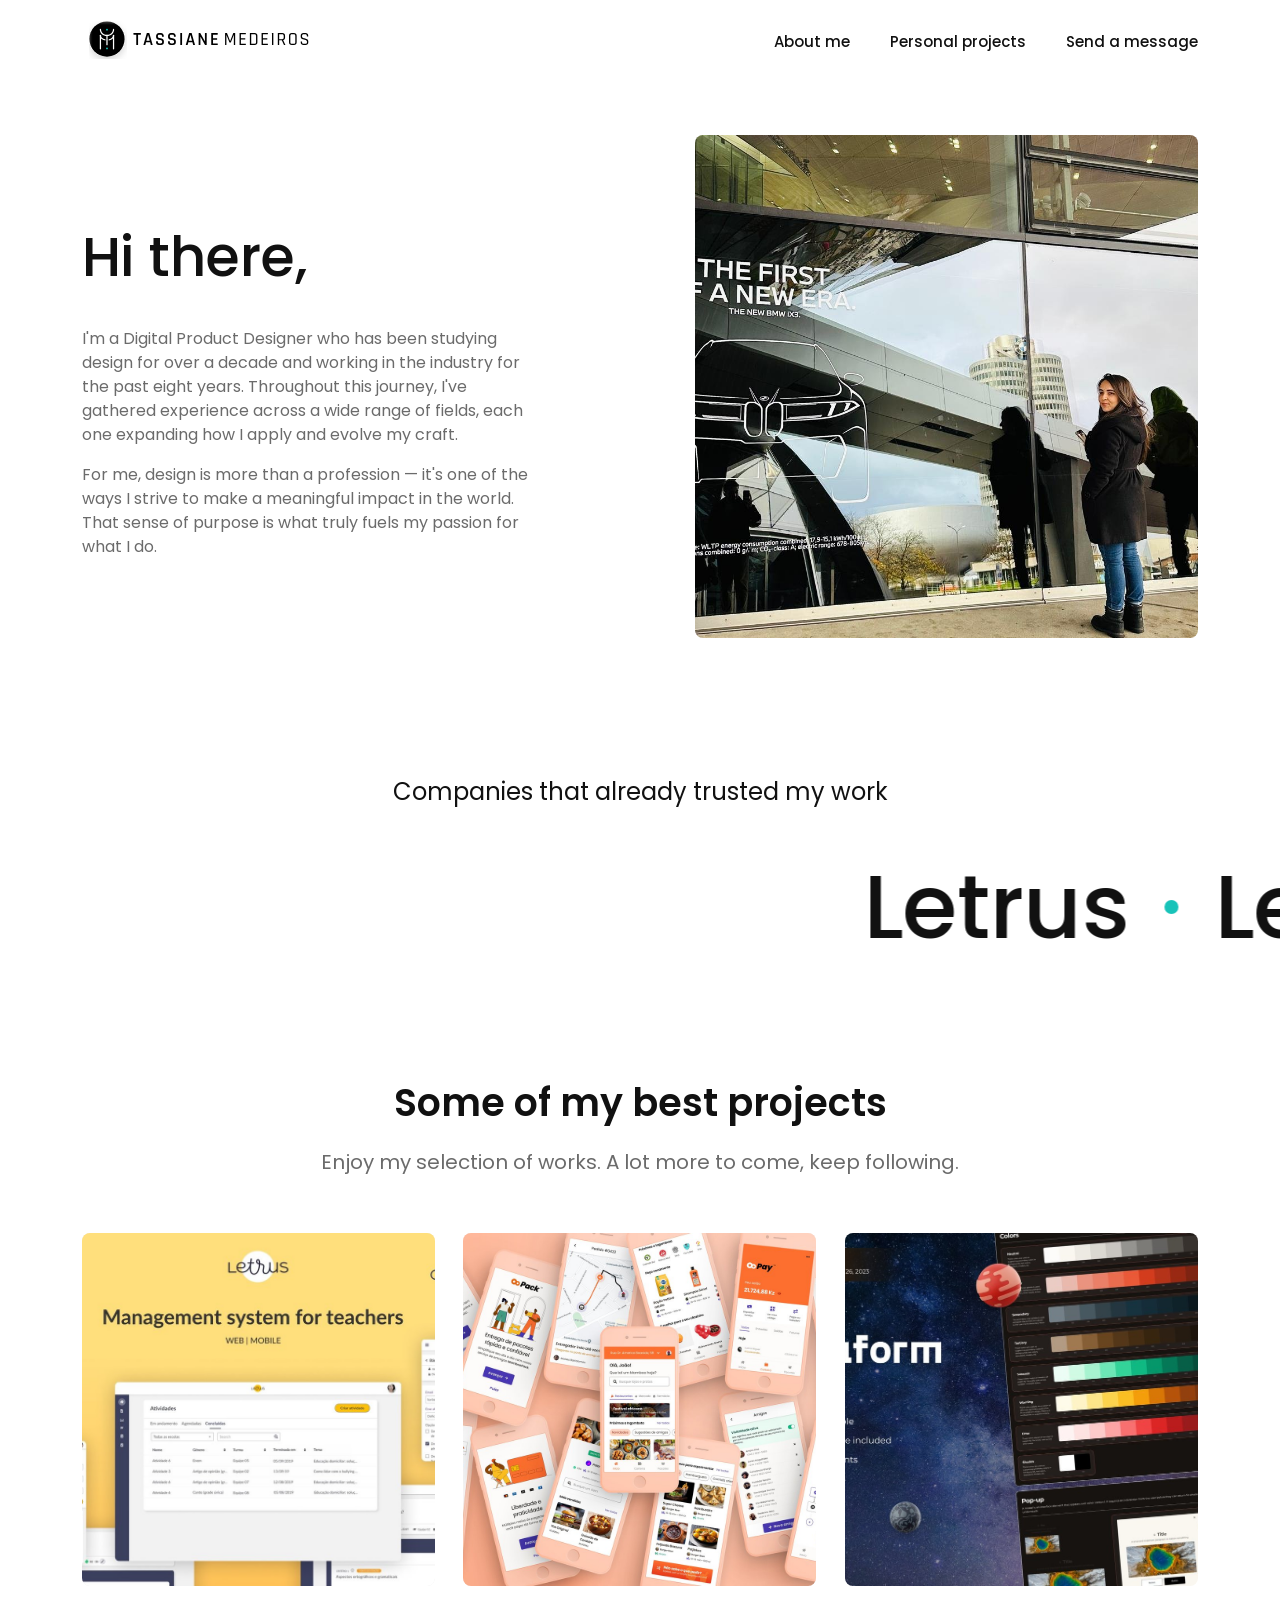
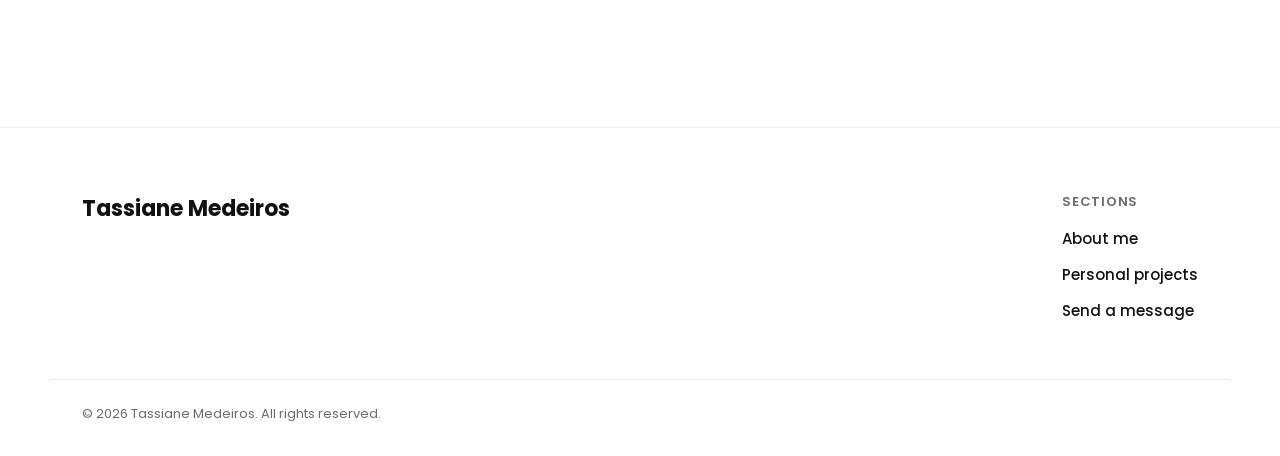
<file: index.html>
<!DOCTYPE html>
<html lang="pt-PT">
<head>
  <meta charset="UTF-8">
  <meta name="viewport" content="width=device-width, initial-scale=1.0">
  <title>Tassiane Medeiros — Digital Product Designer</title>
  <meta name="description" content="Tassiane Medeiros is a Digital Product Designer with over a decade of experience studying design and eight years working in the industry.">

  <link rel="icon" type="image/png" sizes="32x32" href="assets/favicon-32.png">
  <link rel="apple-touch-icon" href="assets/apple-touch-icon.png">
  <link rel="stylesheet" href="css/style.css">
</head>
<body>

  <a class="skip-link" href="#main">Skip to content</a>

  <header class="site-header" id="site-header">
    <div class="container header-inner">
      <a href="index.html" class="logo" aria-label="Tassiane Medeiros — Home">
        <img src="assets/logo.svg" alt="Tassiane Medeiros" width="206" height="45">
      </a>

      <nav class="main-nav" aria-label="Primary">
        <ul>
          <li><a href="about.html">About me</a></li>
          <li><a href="projects.html">Personal projects</a></li>
          <li><a href="contact.html">Send a message</a></li>
        </ul>
      </nav>

      <button class="nav-toggle" id="nav-toggle" aria-expanded="false" aria-controls="mobile-nav" aria-label="Open menu">
        <span></span><span></span><span></span>
      </button>
    </div>

    <nav class="mobile-nav" id="mobile-nav" aria-label="Mobile">
      <ul>
        <li><a href="about.html">About me</a></li>
        <li><a href="projects.html">Personal projects</a></li>
        <li><a href="contact.html">Send a message</a></li>
      </ul>
    </nav>
  </header>

  <main id="main">

    <section class="hero">
      <div class="container hero-grid">
        <div class="hero-text fade-in">
          <h1>Hi there,</h1>
          <p>I'm a Digital Product Designer who has been studying design for over a decade and working in the industry for the past eight years. Throughout this journey, I've gathered experience across a wide range of fields, each one expanding how I apply and evolve my craft.</p>
          <p>For me, design is more than a profession — it's one of the ways I strive to make a meaningful impact in the world. That sense of purpose is what truly fuels my passion for what I do.</p>
        </div>
        <div class="hero-image fade-in" style="transition-delay: 0.12s;">
          <img src="assets/hero.jpg" alt="Tassiane Medeiros standing in front of the BMW Welt building in Munich" width="900" height="1600">
        </div>
      </div>
    </section>

    <section class="trusted" aria-label="Companies that already trusted my work">
      <p class="trusted-label fade-in">Companies that already trusted my work</p>

      <div class="marquee-wrap">
        <div class="marquee-track" id="marquee-track">
          <span>Letrus</span><span class="dot" aria-hidden="true"></span>
          <span>Leroy Merlin</span><span class="dot" aria-hidden="true"></span>
          <span>B3</span><span class="dot" aria-hidden="true"></span>
          <span>MJV</span><span class="dot" aria-hidden="true"></span>
          <span>Sulamérica</span><span class="dot" aria-hidden="true"></span>
          <span>Spacesheep</span><span class="dot" aria-hidden="true"></span>
          <span>Marte</span><span class="dot" aria-hidden="true"></span>
          <span>Namecheap</span><span class="dot" aria-hidden="true"></span>
          <span>Dasa</span><span class="dot" aria-hidden="true"></span>
          <span>BrasilCAP</span><span class="dot" aria-hidden="true"></span>
          <span>Critical Techworks</span><span class="dot" aria-hidden="true"></span>
          <span>BMW</span><span class="dot" aria-hidden="true"></span>

          <span aria-hidden="true">Letrus</span><span class="dot" aria-hidden="true"></span>
          <span aria-hidden="true">Leroy Merlin</span><span class="dot" aria-hidden="true"></span>
          <span aria-hidden="true">B3</span><span class="dot" aria-hidden="true"></span>
          <span aria-hidden="true">MJV</span><span class="dot" aria-hidden="true"></span>
          <span aria-hidden="true">Sulamérica</span><span class="dot" aria-hidden="true"></span>
          <span aria-hidden="true">Spacesheep</span><span class="dot" aria-hidden="true"></span>
          <span aria-hidden="true">Marte</span><span class="dot" aria-hidden="true"></span>
          <span aria-hidden="true">Namecheap</span><span class="dot" aria-hidden="true"></span>
          <span aria-hidden="true">Dasa</span><span class="dot" aria-hidden="true"></span>
          <span aria-hidden="true">BrasilCAP</span><span class="dot" aria-hidden="true"></span>
          <span aria-hidden="true">Critical Techworks</span><span class="dot" aria-hidden="true"></span>
          <span aria-hidden="true">BMW</span><span class="dot" aria-hidden="true"></span>
        </div>
      </div>
    </section>

    <section class="projects">
      <div class="container">
        <h2 class="fade-in">Some of my best projects</h2>
        <p class="projects-subtitle fade-in">Enjoy my selection of works. A lot more to come, keep following.</p>

        <div class="projects-grid">
          <a class="project-card fade-in" href="projects.html">
            <img src="assets/projects/letrus.jpg" alt="Letrus — management system for teachers, web and mobile" width="1200" height="722" loading="lazy">
          </a>
          <a class="project-card fade-in" href="projects.html" style="transition-delay: 0.08s;">
            <img src="assets/projects/mamboo.jpg" alt="Mamboo and OqPay — delivery and digital wallet mobile app" width="1200" height="900" loading="lazy">
          </a>
          <a class="project-card fade-in" href="projects.html" style="transition-delay: 0.16s;">
            <img src="assets/projects/terraform.jpg" alt="Terraform — fully customisable UI kit" width="1200" height="759" loading="lazy">
          </a>
        </div>
      </div>
    </section>

  </main>

  <footer class="site-footer">
    <div class="container footer-grid">
      <div class="footer-brand">
        <p>Tassiane Medeiros</p>
      </div>
      <div class="footer-sections">
        <h3>Sections</h3>
        <ul>
          <li><a href="about.html">About me</a></li>
          <li><a href="projects.html">Personal projects</a></li>
          <li><a href="contact.html">Send a message</a></li>
        </ul>
      </div>
    </div>
    <div class="container footer-bottom">
      <p>© <span id="year"></span> Tassiane Medeiros. All rights reserved.</p>
    </div>
  </footer>

  <script src="js/main.js"></script>
</body>
</html>
</file>
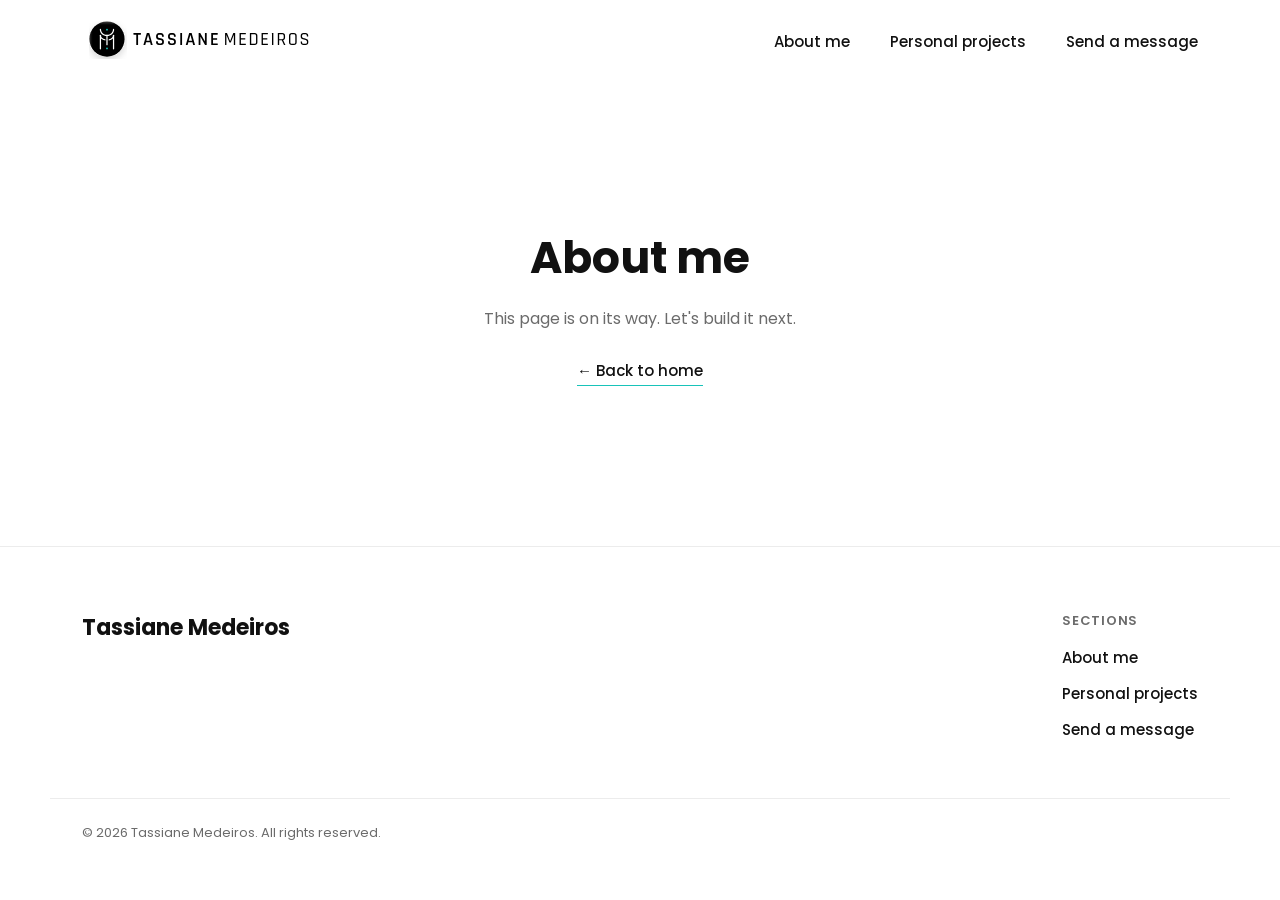
<file: about.html>
<!DOCTYPE html>
<html lang="pt-PT">
<head>
  <meta charset="UTF-8">
  <meta name="viewport" content="width=device-width, initial-scale=1.0">
  <title>About me — Tassiane Medeiros</title>
  <meta name="description" content="About Tassiane Medeiros, Digital Product Designer.">

  <link rel="icon" type="image/png" sizes="32x32" href="assets/favicon-32.png">
  <link rel="apple-touch-icon" href="assets/apple-touch-icon.png">
  <link rel="stylesheet" href="css/style.css">
</head>
<body>

  <a class="skip-link" href="#main">Skip to content</a>

  <header class="site-header" id="site-header">
    <div class="container header-inner">
      <a href="index.html" class="logo" aria-label="Tassiane Medeiros — Home">
        <img src="assets/logo.svg" alt="Tassiane Medeiros" width="206" height="45">
      </a>

      <nav class="main-nav" aria-label="Primary">
        <ul>
          <li><a href="about.html">About me</a></li>
          <li><a href="projects.html">Personal projects</a></li>
          <li><a href="contact.html">Send a message</a></li>
        </ul>
      </nav>

      <button class="nav-toggle" id="nav-toggle" aria-expanded="false" aria-controls="mobile-nav" aria-label="Open menu">
        <span></span><span></span><span></span>
      </button>
    </div>

    <nav class="mobile-nav" id="mobile-nav" aria-label="Mobile">
      <ul>
        <li><a href="about.html">About me</a></li>
        <li><a href="projects.html">Personal projects</a></li>
        <li><a href="contact.html">Send a message</a></li>
      </ul>
    </nav>
  </header>

  <main id="main">
    <section class="placeholder-section">
      <div class="container">
        <h1 class="fade-in">About me</h1>
        <p class="fade-in" style="transition-delay:0.08s;">This page is on its way. Let's build it next.</p>
        <a class="back-link fade-in" href="index.html" style="transition-delay:0.16s;">&larr; Back to home</a>
      </div>
    </section>
  </main>

  <footer class="site-footer">
    <div class="container footer-grid">
      <div class="footer-brand">
        <p>Tassiane Medeiros</p>
      </div>
      <div class="footer-sections">
        <h3>Sections</h3>
        <ul>
          <li><a href="about.html">About me</a></li>
          <li><a href="projects.html">Personal projects</a></li>
          <li><a href="contact.html">Send a message</a></li>
        </ul>
      </div>
    </div>
    <div class="container footer-bottom">
      <p>© <span id="year"></span> Tassiane Medeiros. All rights reserved.</p>
    </div>
  </footer>

  <script src="js/main.js"></script>
</body>
</html>
</file>
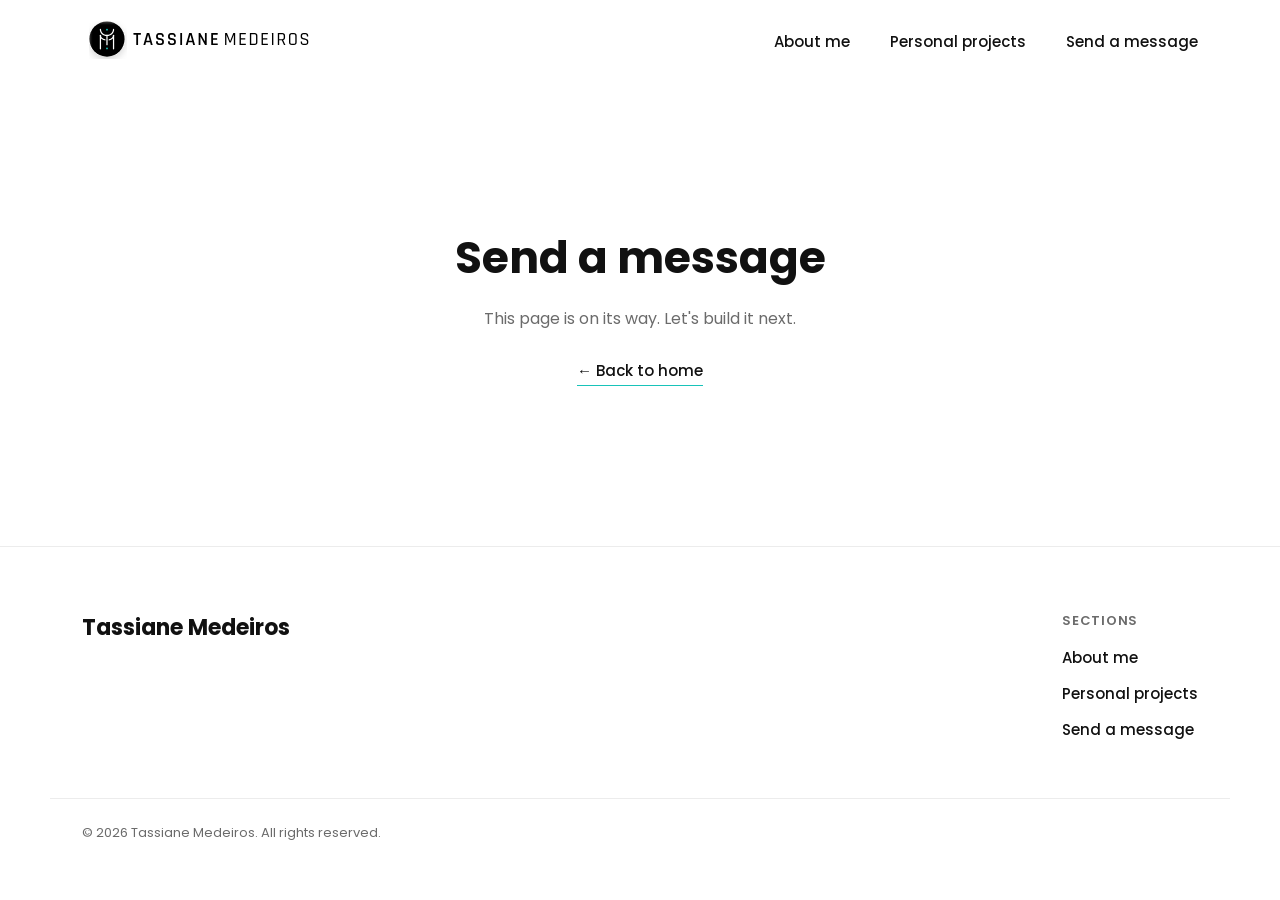
<file: contact.html>
<!DOCTYPE html>
<html lang="pt-PT">
<head>
  <meta charset="UTF-8">
  <meta name="viewport" content="width=device-width, initial-scale=1.0">
  <title>Send a message — Tassiane Medeiros</title>
  <meta name="description" content="Get in touch with Tassiane Medeiros, Digital Product Designer.">

  <link rel="icon" type="image/png" sizes="32x32" href="assets/favicon-32.png">
  <link rel="apple-touch-icon" href="assets/apple-touch-icon.png">
  <link rel="stylesheet" href="css/style.css">
</head>
<body>

  <a class="skip-link" href="#main">Skip to content</a>

  <header class="site-header" id="site-header">
    <div class="container header-inner">
      <a href="index.html" class="logo" aria-label="Tassiane Medeiros — Home">
        <img src="assets/logo.svg" alt="Tassiane Medeiros" width="206" height="45">
      </a>

      <nav class="main-nav" aria-label="Primary">
        <ul>
          <li><a href="about.html">About me</a></li>
          <li><a href="projects.html">Personal projects</a></li>
          <li><a href="contact.html">Send a message</a></li>
        </ul>
      </nav>

      <button class="nav-toggle" id="nav-toggle" aria-expanded="false" aria-controls="mobile-nav" aria-label="Open menu">
        <span></span><span></span><span></span>
      </button>
    </div>

    <nav class="mobile-nav" id="mobile-nav" aria-label="Mobile">
      <ul>
        <li><a href="about.html">About me</a></li>
        <li><a href="projects.html">Personal projects</a></li>
        <li><a href="contact.html">Send a message</a></li>
      </ul>
    </nav>
  </header>

  <main id="main">
    <section class="placeholder-section">
      <div class="container">
        <h1 class="fade-in">Send a message</h1>
        <p class="fade-in" style="transition-delay:0.08s;">This page is on its way. Let's build it next.</p>
        <a class="back-link fade-in" href="index.html" style="transition-delay:0.16s;">&larr; Back to home</a>
      </div>
    </section>
  </main>

  <footer class="site-footer">
    <div class="container footer-grid">
      <div class="footer-brand">
        <p>Tassiane Medeiros</p>
      </div>
      <div class="footer-sections">
        <h3>Sections</h3>
        <ul>
          <li><a href="about.html">About me</a></li>
          <li><a href="projects.html">Personal projects</a></li>
          <li><a href="contact.html">Send a message</a></li>
        </ul>
      </div>
    </div>
    <div class="container footer-bottom">
      <p>© <span id="year"></span> Tassiane Medeiros. All rights reserved.</p>
    </div>
  </footer>

  <script src="js/main.js"></script>
</body>
</html>
</file>
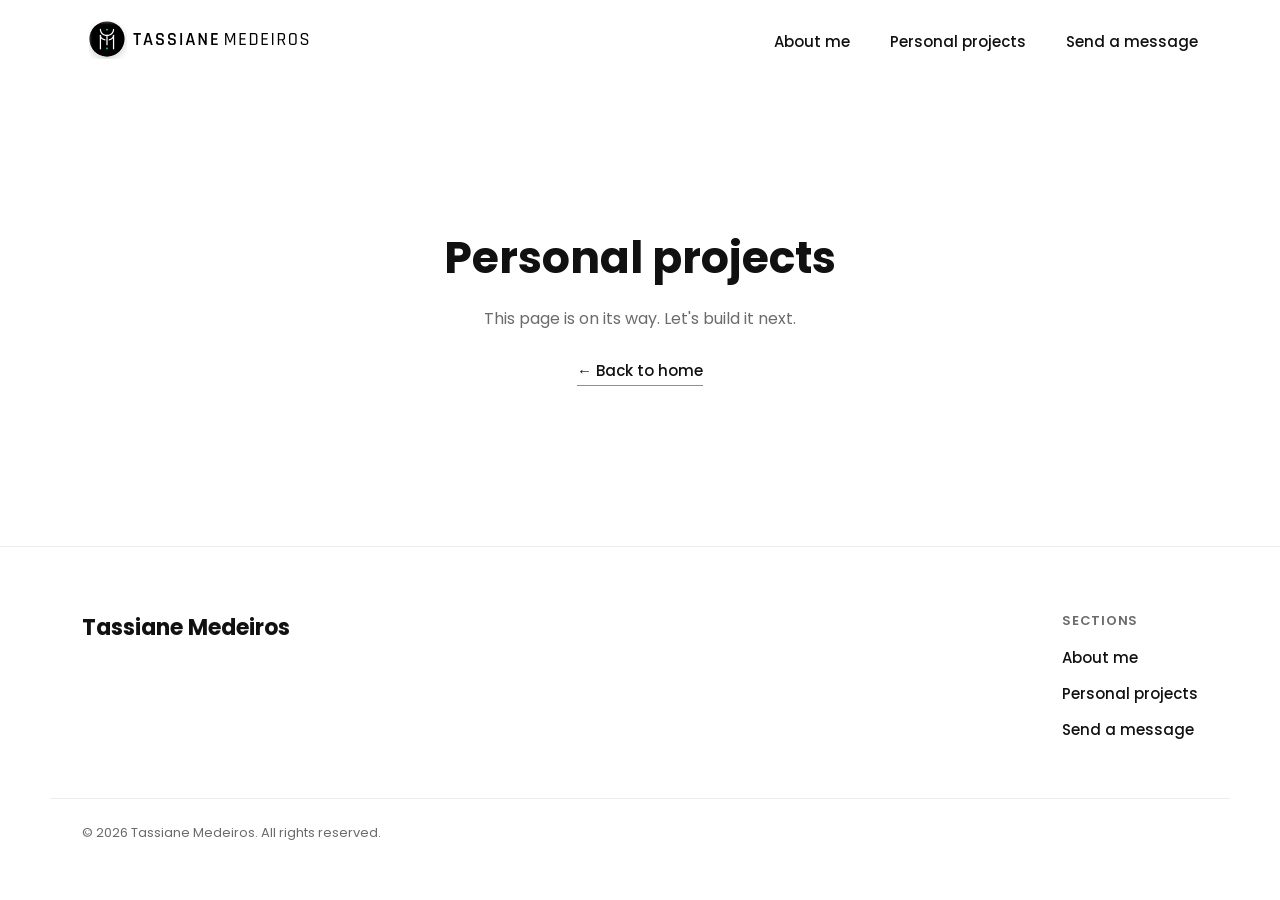
<file: projects.html>
<!DOCTYPE html>
<html lang="pt-PT">
<head>
  <meta charset="UTF-8">
  <meta name="viewport" content="width=device-width, initial-scale=1.0">
  <title>Personal projects — Tassiane Medeiros</title>
  <meta name="description" content="Personal projects by Tassiane Medeiros, Digital Product Designer.">

  <link rel="icon" type="image/png" sizes="32x32" href="assets/favicon-32.png">
  <link rel="apple-touch-icon" href="assets/apple-touch-icon.png">
  <link rel="stylesheet" href="css/style.css">
</head>
<body>

  <a class="skip-link" href="#main">Skip to content</a>

  <header class="site-header" id="site-header">
    <div class="container header-inner">
      <a href="index.html" class="logo" aria-label="Tassiane Medeiros — Home">
        <img src="assets/logo.svg" alt="Tassiane Medeiros" width="206" height="45">
      </a>

      <nav class="main-nav" aria-label="Primary">
        <ul>
          <li><a href="about.html">About me</a></li>
          <li><a href="projects.html">Personal projects</a></li>
          <li><a href="contact.html">Send a message</a></li>
        </ul>
      </nav>

      <button class="nav-toggle" id="nav-toggle" aria-expanded="false" aria-controls="mobile-nav" aria-label="Open menu">
        <span></span><span></span><span></span>
      </button>
    </div>

    <nav class="mobile-nav" id="mobile-nav" aria-label="Mobile">
      <ul>
        <li><a href="about.html">About me</a></li>
        <li><a href="projects.html">Personal projects</a></li>
        <li><a href="contact.html">Send a message</a></li>
      </ul>
    </nav>
  </header>

  <main id="main">
    <section class="placeholder-section">
      <div class="container">
        <h1 class="fade-in">Personal projects</h1>
        <p class="fade-in" style="transition-delay:0.08s;">This page is on its way. Let's build it next.</p>
        <a class="back-link fade-in" href="index.html" style="transition-delay:0.16s;">&larr; Back to home</a>
      </div>
    </section>
  </main>

  <footer class="site-footer">
    <div class="container footer-grid">
      <div class="footer-brand">
        <p>Tassiane Medeiros</p>
      </div>
      <div class="footer-sections">
        <h3>Sections</h3>
        <ul>
          <li><a href="about.html">About me</a></li>
          <li><a href="projects.html">Personal projects</a></li>
          <li><a href="contact.html">Send a message</a></li>
        </ul>
      </div>
    </div>
    <div class="container footer-bottom">
      <p>© <span id="year"></span> Tassiane Medeiros. All rights reserved.</p>
    </div>
  </footer>

  <script src="js/main.js"></script>
</body>
</html>
</file>
<file: css/style.css>
/* ==========================================================================
   Fonts — self-hosted (no external requests, no ad-blocker issues)
   ========================================================================== */

/* ==========================================================================
   Fonts — self-hosted Poppins (no external requests, no ad-blocker issues)
   ========================================================================== */

/* poppins-latin-ext-400-normal */
@font-face {
  font-family: 'Poppins';
  font-style: normal;
  font-display: swap;
  font-weight: 400;
  src: url(../assets/fonts/poppins-latin-ext-400-normal.woff2) format('woff2');
  unicode-range: U+0100-02BA,U+02BD-02C5,U+02C7-02CC,U+02CE-02D7,U+02DD-02FF,U+0304,U+0308,U+0329,U+1D00-1DBF,U+1E00-1E9F,U+1EF2-1EFF,U+2020,U+20A0-20AB,U+20AD-20C0,U+2113,U+2C60-2C7F,U+A720-A7FF;
}

/* poppins-latin-400-normal */
@font-face {
  font-family: 'Poppins';
  font-style: normal;
  font-display: swap;
  font-weight: 400;
  src: url(../assets/fonts/poppins-latin-400-normal.woff2) format('woff2');
  unicode-range: U+0000-00FF,U+0131,U+0152-0153,U+02BB-02BC,U+02C6,U+02DA,U+02DC,U+0304,U+0308,U+0329,U+2000-206F,U+20AC,U+2122,U+2191,U+2193,U+2212,U+2215,U+FEFF,U+FFFD;
}

/* poppins-latin-ext-500-normal */
@font-face {
  font-family: 'Poppins';
  font-style: normal;
  font-display: swap;
  font-weight: 500;
  src: url(../assets/fonts/poppins-latin-ext-500-normal.woff2) format('woff2');
  unicode-range: U+0100-02BA,U+02BD-02C5,U+02C7-02CC,U+02CE-02D7,U+02DD-02FF,U+0304,U+0308,U+0329,U+1D00-1DBF,U+1E00-1E9F,U+1EF2-1EFF,U+2020,U+20A0-20AB,U+20AD-20C0,U+2113,U+2C60-2C7F,U+A720-A7FF;
}

/* poppins-latin-500-normal */
@font-face {
  font-family: 'Poppins';
  font-style: normal;
  font-display: swap;
  font-weight: 500;
  src: url(../assets/fonts/poppins-latin-500-normal.woff2) format('woff2');
  unicode-range: U+0000-00FF,U+0131,U+0152-0153,U+02BB-02BC,U+02C6,U+02DA,U+02DC,U+0304,U+0308,U+0329,U+2000-206F,U+20AC,U+2122,U+2191,U+2193,U+2212,U+2215,U+FEFF,U+FFFD;
}

/* poppins-latin-ext-600-normal */
@font-face {
  font-family: 'Poppins';
  font-style: normal;
  font-display: swap;
  font-weight: 600;
  src: url(../assets/fonts/poppins-latin-ext-600-normal.woff2) format('woff2');
  unicode-range: U+0100-02BA,U+02BD-02C5,U+02C7-02CC,U+02CE-02D7,U+02DD-02FF,U+0304,U+0308,U+0329,U+1D00-1DBF,U+1E00-1E9F,U+1EF2-1EFF,U+2020,U+20A0-20AB,U+20AD-20C0,U+2113,U+2C60-2C7F,U+A720-A7FF;
}

/* poppins-latin-600-normal */
@font-face {
  font-family: 'Poppins';
  font-style: normal;
  font-display: swap;
  font-weight: 600;
  src: url(../assets/fonts/poppins-latin-600-normal.woff2) format('woff2');
  unicode-range: U+0000-00FF,U+0131,U+0152-0153,U+02BB-02BC,U+02C6,U+02DA,U+02DC,U+0304,U+0308,U+0329,U+2000-206F,U+20AC,U+2122,U+2191,U+2193,U+2212,U+2215,U+FEFF,U+FFFD;
}

/* poppins-latin-ext-700-normal */
@font-face {
  font-family: 'Poppins';
  font-style: normal;
  font-display: swap;
  font-weight: 700;
  src: url(../assets/fonts/poppins-latin-ext-700-normal.woff2) format('woff2');
  unicode-range: U+0100-02BA,U+02BD-02C5,U+02C7-02CC,U+02CE-02D7,U+02DD-02FF,U+0304,U+0308,U+0329,U+1D00-1DBF,U+1E00-1E9F,U+1EF2-1EFF,U+2020,U+20A0-20AB,U+20AD-20C0,U+2113,U+2C60-2C7F,U+A720-A7FF;
}

/* poppins-latin-700-normal */
@font-face {
  font-family: 'Poppins';
  font-style: normal;
  font-display: swap;
  font-weight: 700;
  src: url(../assets/fonts/poppins-latin-700-normal.woff2) format('woff2');
  unicode-range: U+0000-00FF,U+0131,U+0152-0153,U+02BB-02BC,U+02C6,U+02DA,U+02DC,U+0304,U+0308,U+0329,U+2000-206F,U+20AC,U+2122,U+2191,U+2193,U+2212,U+2215,U+FEFF,U+FFFD;
}

/* poppins-latin-ext-800-normal */
@font-face {
  font-family: 'Poppins';
  font-style: normal;
  font-display: swap;
  font-weight: 800;
  src: url(../assets/fonts/poppins-latin-ext-800-normal.woff2) format('woff2');
  unicode-range: U+0100-02BA,U+02BD-02C5,U+02C7-02CC,U+02CE-02D7,U+02DD-02FF,U+0304,U+0308,U+0329,U+1D00-1DBF,U+1E00-1E9F,U+1EF2-1EFF,U+2020,U+20A0-20AB,U+20AD-20C0,U+2113,U+2C60-2C7F,U+A720-A7FF;
}

/* poppins-latin-800-normal */
@font-face {
  font-family: 'Poppins';
  font-style: normal;
  font-display: swap;
  font-weight: 800;
  src: url(../assets/fonts/poppins-latin-800-normal.woff2) format('woff2');
  unicode-range: U+0000-00FF,U+0131,U+0152-0153,U+02BB-02BC,U+02C6,U+02DA,U+02DC,U+0304,U+0308,U+0329,U+2000-206F,U+20AC,U+2122,U+2191,U+2193,U+2212,U+2215,U+FEFF,U+FFFD;
}

/* poppins-latin-ext-900-normal */
@font-face {
  font-family: 'Poppins';
  font-style: normal;
  font-display: swap;
  font-weight: 900;
  src: url(../assets/fonts/poppins-latin-ext-900-normal.woff2) format('woff2');
  unicode-range: U+0100-02BA,U+02BD-02C5,U+02C7-02CC,U+02CE-02D7,U+02DD-02FF,U+0304,U+0308,U+0329,U+1D00-1DBF,U+1E00-1E9F,U+1EF2-1EFF,U+2020,U+20A0-20AB,U+20AD-20C0,U+2113,U+2C60-2C7F,U+A720-A7FF;
}

/* poppins-latin-900-normal */
@font-face {
  font-family: 'Poppins';
  font-style: normal;
  font-display: swap;
  font-weight: 900;
  src: url(../assets/fonts/poppins-latin-900-normal.woff2) format('woff2');
  unicode-range: U+0000-00FF,U+0131,U+0152-0153,U+02BB-02BC,U+02C6,U+02DA,U+02DC,U+0304,U+0308,U+0329,U+2000-206F,U+20AC,U+2122,U+2191,U+2193,U+2212,U+2215,U+FEFF,U+FFFD;
}

/* ==========================================================================
   Tassiane Medeiros — Portfolio
   Tokens
   ========================================================================== */

:root {
  --color-bg: #ffffff;
  --color-text: #111111;
  --color-text-soft: #6b6b6b;
  --color-border: #ececec;
  --color-accent: #18c3b9;

  --font-display: 'Poppins', sans-serif;
  --font-body: 'Poppins', sans-serif;

  --container-width: 1180px;
  --container-pad: 32px;

  --header-height: 84px;

  --ease: cubic-bezier(0.16, 1, 0.3, 1);
}

/* ==========================================================================
   Reset
   ========================================================================== */

* {
  margin: 0;
  padding: 0;
  box-sizing: border-box;
}

html {
  scroll-behavior: smooth;
}

body {
  font-family: var(--font-body);
  color: var(--color-text);
  background: var(--color-bg);
  line-height: 1.5;
  -webkit-font-smoothing: antialiased;
}

img {
  display: block;
  max-width: 100%;
  height: auto;
}

a {
  color: inherit;
  text-decoration: none;
}

ul {
  list-style: none;
}

button {
  font: inherit;
  background: none;
  border: none;
  cursor: pointer;
}

.container {
  width: 100%;
  max-width: var(--container-width);
  margin: 0 auto;
  padding-left: var(--container-pad);
  padding-right: var(--container-pad);
}

.skip-link {
  position: absolute;
  left: -999px;
  top: auto;
}

.skip-link:focus {
  left: 16px;
  top: 16px;
  background: var(--color-text);
  color: #fff;
  padding: 10px 16px;
  border-radius: 6px;
  z-index: 1000;
}

:focus-visible {
  outline: 2px solid var(--color-accent);
  outline-offset: 3px;
}

/* ==========================================================================
   Fade-in on scroll
   ========================================================================== */

.fade-in {
  opacity: 0;
  transform: translateY(22px);
  transition: opacity 0.7s var(--ease), transform 0.7s var(--ease);
  will-change: opacity, transform;
}

.fade-in.is-visible {
  opacity: 1;
  transform: translateY(0);
}

@media (prefers-reduced-motion: reduce) {
  .fade-in {
    opacity: 1;
    transform: none;
    transition: none;
  }
}

/* ==========================================================================
   Header
   ========================================================================== */

.site-header {
  position: sticky;
  top: 0;
  z-index: 100;
  background: rgba(255, 255, 255, 0.92);
  backdrop-filter: blur(8px);
  border-bottom: 1px solid transparent;
  transition: border-color 0.3s var(--ease), box-shadow 0.3s var(--ease);
}

.site-header.is-scrolled {
  border-color: var(--color-border);
  box-shadow: 0 4px 24px rgba(0, 0, 0, 0.04);
}

.header-inner {
  height: var(--header-height);
  display: flex;
  align-items: center;
  justify-content: space-between;
}

.logo img {
  height: 50px;
  width: auto;
}

.main-nav ul {
  display: flex;
  gap: 40px;
}

.main-nav a {
  font-size: 15px;
  font-weight: 500;
  color: var(--color-text);
  position: relative;
  padding-bottom: 4px;
}

.main-nav a::after {
  content: '';
  position: absolute;
  left: 0;
  bottom: 0;
  width: 0%;
  height: 1.5px;
  background: var(--color-accent);
  transition: width 0.3s var(--ease);
}

.main-nav a:hover::after {
  width: 100%;
}

.nav-toggle {
  display: none;
  flex-direction: column;
  justify-content: center;
  gap: 5px;
  width: 32px;
  height: 32px;
}

.nav-toggle span {
  display: block;
  height: 2px;
  width: 100%;
  background: var(--color-text);
  transition: transform 0.3s var(--ease), opacity 0.3s var(--ease);
}

.nav-toggle[aria-expanded="true"] span:nth-child(1) {
  transform: translateY(7px) rotate(45deg);
}
.nav-toggle[aria-expanded="true"] span:nth-child(2) {
  opacity: 0;
}
.nav-toggle[aria-expanded="true"] span:nth-child(3) {
  transform: translateY(-7px) rotate(-45deg);
}

.mobile-nav {
  display: none;
  max-height: 0;
  overflow: hidden;
  background: var(--color-bg);
  border-bottom: 1px solid transparent;
  transition: max-height 0.35s var(--ease), border-color 0.35s var(--ease);
}

.mobile-nav.is-open {
  max-height: 280px;
  border-color: var(--color-border);
}

.mobile-nav ul {
  padding: 8px var(--container-pad) 24px;
  display: flex;
  flex-direction: column;
  gap: 18px;
}

.mobile-nav a {
  font-size: 17px;
  font-weight: 500;
}

/* ==========================================================================
   Hero
   ========================================================================== */

.hero {
  padding: 50px 0 80px;
}

.hero-grid {
  display: grid;
  grid-template-columns: minmax(0, 460px) 1fr;
  gap: 30px;
  align-items: center;
}

.hero-text h1 {
  font-family: var(--font-display);
  font-weight: 500;
  font-size: 56px;
  letter-spacing: -0.01em;
  margin-bottom: 28px;
}

.hero-text p {
  font-size: 16px;
  color: var(--color-text-soft);
  margin-bottom: 16px;
  max-width: 500px;
}

.hero-text p:last-child {
  margin-bottom: 0;
}

.hero-image {
  justify-self: end;
  width: 100%;
  max-width: 503px;
}

.hero-image img {
  width: 100%;
  border-radius: 8px;
  aspect-ratio: 1 / 1;
  object-fit: cover;
  object-position: center 50%;
}

/* ==========================================================================
   Trusted / marquee parallax section
   ========================================================================== */

.trusted {
  padding: 56px 0 100px;
  overflow: hidden;
}

.trusted-label {
  text-align: center;
  font-size: 24px;
  color: var(--color-text);
  margin-bottom: 30px;
}

.marquee-wrap {
  width: 100%;
  overflow: hidden;
}

.marquee-track {
  display: inline-flex;
  white-space: nowrap;
  align-items: baseline;
  will-change: transform;
  transform: translateX(8%);
}

.marquee-track span {
  font-family: var(--font-display);
  font-weight: 500;
  font-size: clamp(40px, 7vw, 92px);
  letter-spacing: -0.01em;
  color: var(--color-text);
  padding: 0 18px;
}

.marquee-track span.dot {
  display: inline-block;
  width: 0.16em;
  height: 0.16em;
  padding: 0;
  margin: 0 18px;
  border-radius: 50%;
  background: var(--color-accent);
  align-self: center;
  flex-shrink: 0;
}

@media (prefers-reduced-motion: reduce) {
  .marquee-track {
    transform: none !important;
  }
}

/* ==========================================================================
   Projects
   ========================================================================== */

.projects {
  padding: 0 0 140px;
  text-align: center;
}

.projects h2 {
  font-family: var(--font-display);
  font-weight: 600;
  font-size: 38px;
  margin-bottom: 16px;
}

.projects-subtitle {
  color: var(--color-text-soft);
  font-size: 20px;
  margin-bottom: 56px;
}

.projects-grid {
  display: grid;
  grid-template-columns: repeat(3, 1fr);
  gap: 28px;
  text-align: left;
}

.project-card {
  display: block;
  border-radius: 8px;
  overflow: hidden;
  background: var(--color-border);
  transition: transform 0.4s var(--ease), box-shadow 0.4s var(--ease);
}

.project-card img {
  width: 100%;
  aspect-ratio: 2 / 2;
  object-fit: cover;
  transition: transform 0.6s var(--ease);
}

.project-card:hover {
  transform: translateY(-6px);
  box-shadow: 0 20px 40px rgba(0, 0, 0, 0.08);
}

.project-card:hover img {
  transform: scale(1.04);
}

/* ==========================================================================
   Placeholder pages (about / projects / contact — coming soon)
   ========================================================================== */

.placeholder-section {
  padding: 140px 0 160px;
  text-align: center;
}

.placeholder-section h1 {
  font-family: var(--font-display);
  font-weight: 700;
  font-size: 44px;
  margin-bottom: 16px;
}

.placeholder-section p {
  color: var(--color-text-soft);
  font-size: 16px;
  margin-bottom: 28px;
}

.back-link {
  display: inline-block;
  font-weight: 500;
  font-size: 15px;
  border-bottom: 1.5px solid var(--color-accent);
  padding-bottom: 2px;
}

/* ==========================================================================
   Footer
   ========================================================================== */

.site-footer {
  border-top: 1px solid var(--color-border);
  padding: 64px 0 32px;
}

.footer-grid {
  display: flex;
  justify-content: space-between;
  align-items: flex-start;
  padding-bottom: 56px;
}

.footer-brand p {
  font-family: var(--font-display);
  font-weight: 700;
  font-size: 22px;
}

.footer-sections h3 {
  font-size: 13px;
  font-weight: 600;
  text-transform: uppercase;
  letter-spacing: 0.06em;
  color: var(--color-text-soft);
  margin-bottom: 16px;
}

.footer-sections ul {
  display: flex;
  flex-direction: column;
  gap: 12px;
}

.footer-sections a {
  font-size: 15px;
  font-weight: 500;
  position: relative;
}

.footer-sections a:hover {
  color: var(--color-accent);
}

.footer-bottom {
  border-top: 1px solid var(--color-border);
  padding-top: 24px;
}

.footer-bottom p {
  font-size: 13px;
  color: var(--color-text-soft);
}

/* ==========================================================================
   Responsive
   ========================================================================== */

@media (max-width: 980px) {
  .hero-grid {
    grid-template-columns: 1fr;
    gap: 48px;
  }

  .hero-image {
    justify-self: start;
    max-width: 340px;
  }

  .projects-grid {
    grid-template-columns: 1fr 1fr;
  }

  .project-card:nth-child(3) {
    grid-column: span 2;
  }
}

@media (max-width: 720px) {
  :root {
    --header-height: 68px;
  }

  .main-nav {
    display: none;
  }

  .nav-toggle {
    display: flex;
  }

  .mobile-nav {
    display: block;
  }

  .hero {
    padding: 56px 0 80px;
  }

  .hero-text h1 {
    font-size: 40px;
  }

  .hero-image {
    max-width: 100%;
  }

  .trusted {
    padding: 48px 0 96px;
  }

  .trusted-label {
    margin-bottom: 32px;
    font-size: 15px;
  }

  .projects {
    padding-bottom: 96px;
  }

  .projects h2 {
    font-size: 30px;
  }

  .projects-grid {
    grid-template-columns: 1fr;
    gap: 20px;
  }

  .project-card:nth-child(3) {
    grid-column: auto;
  }

  .footer-grid {
    flex-direction: column;
    gap: 32px;
  }
}
</file>
